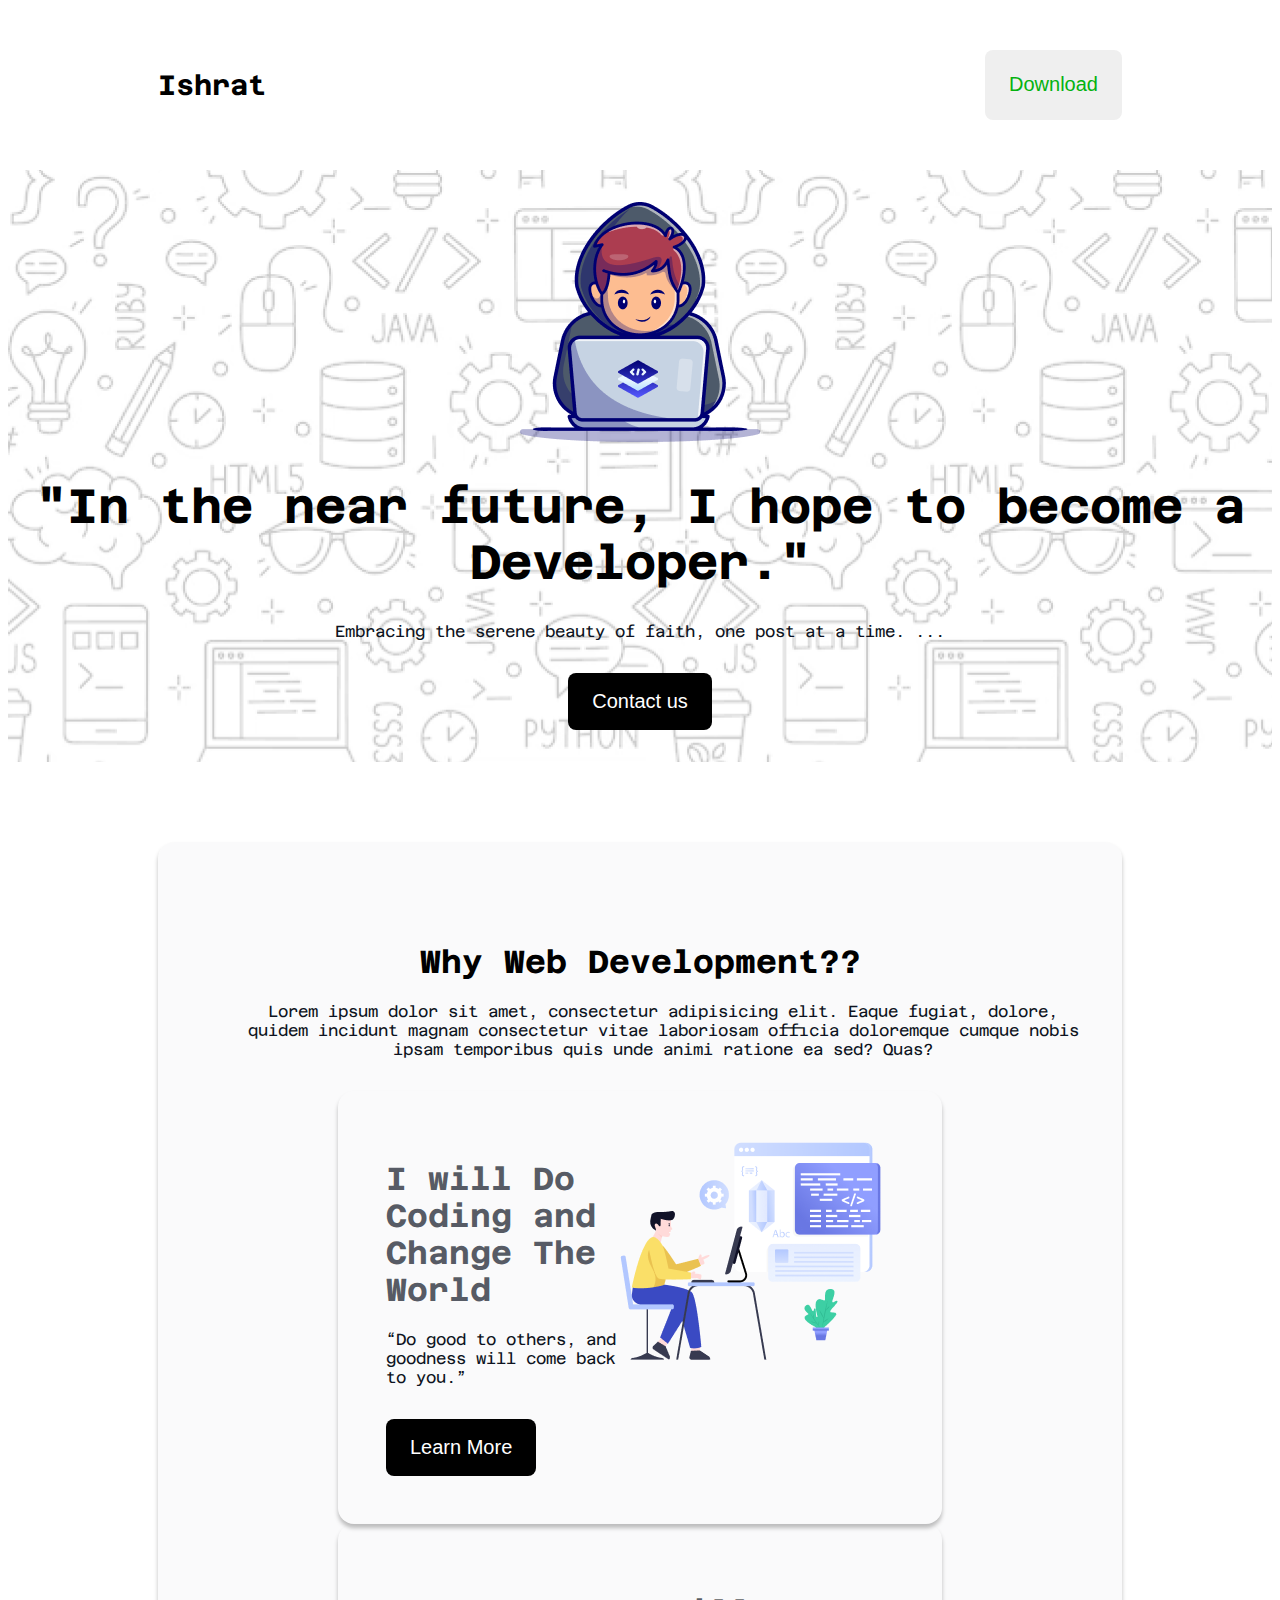
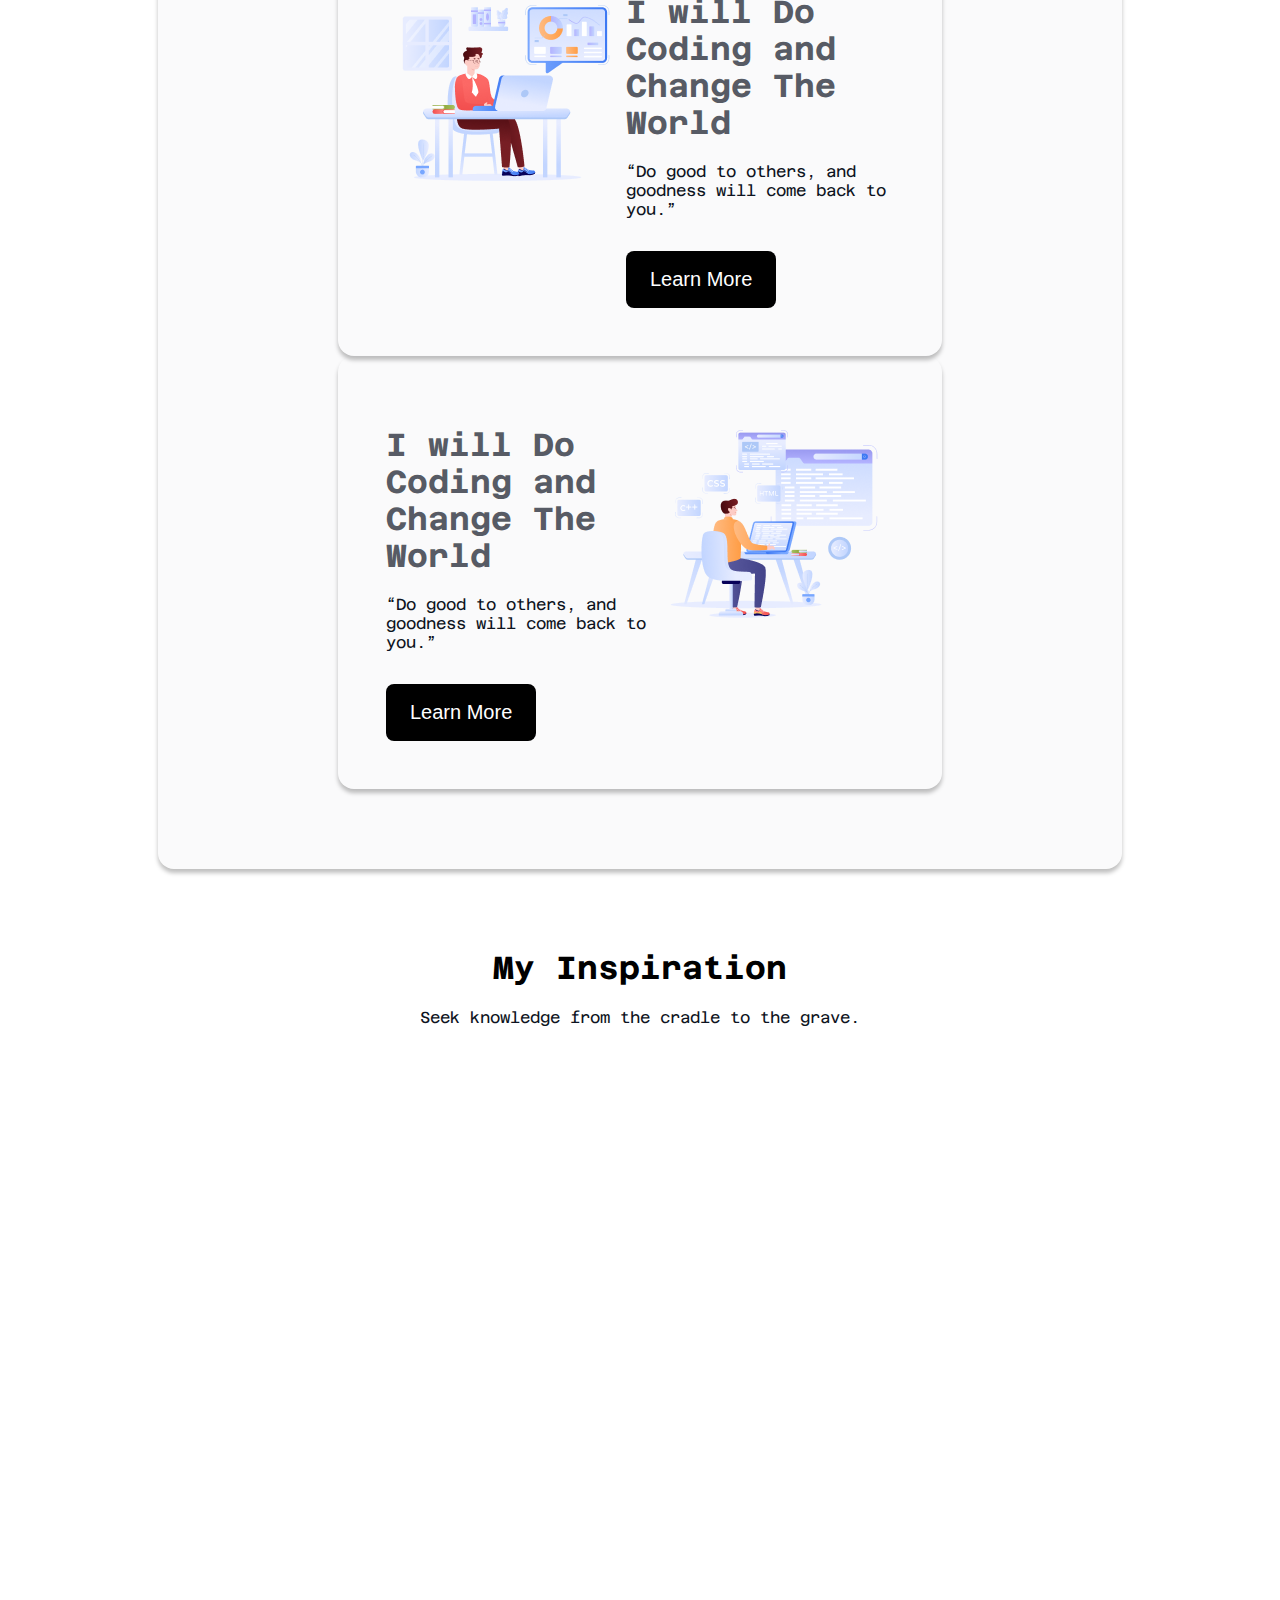
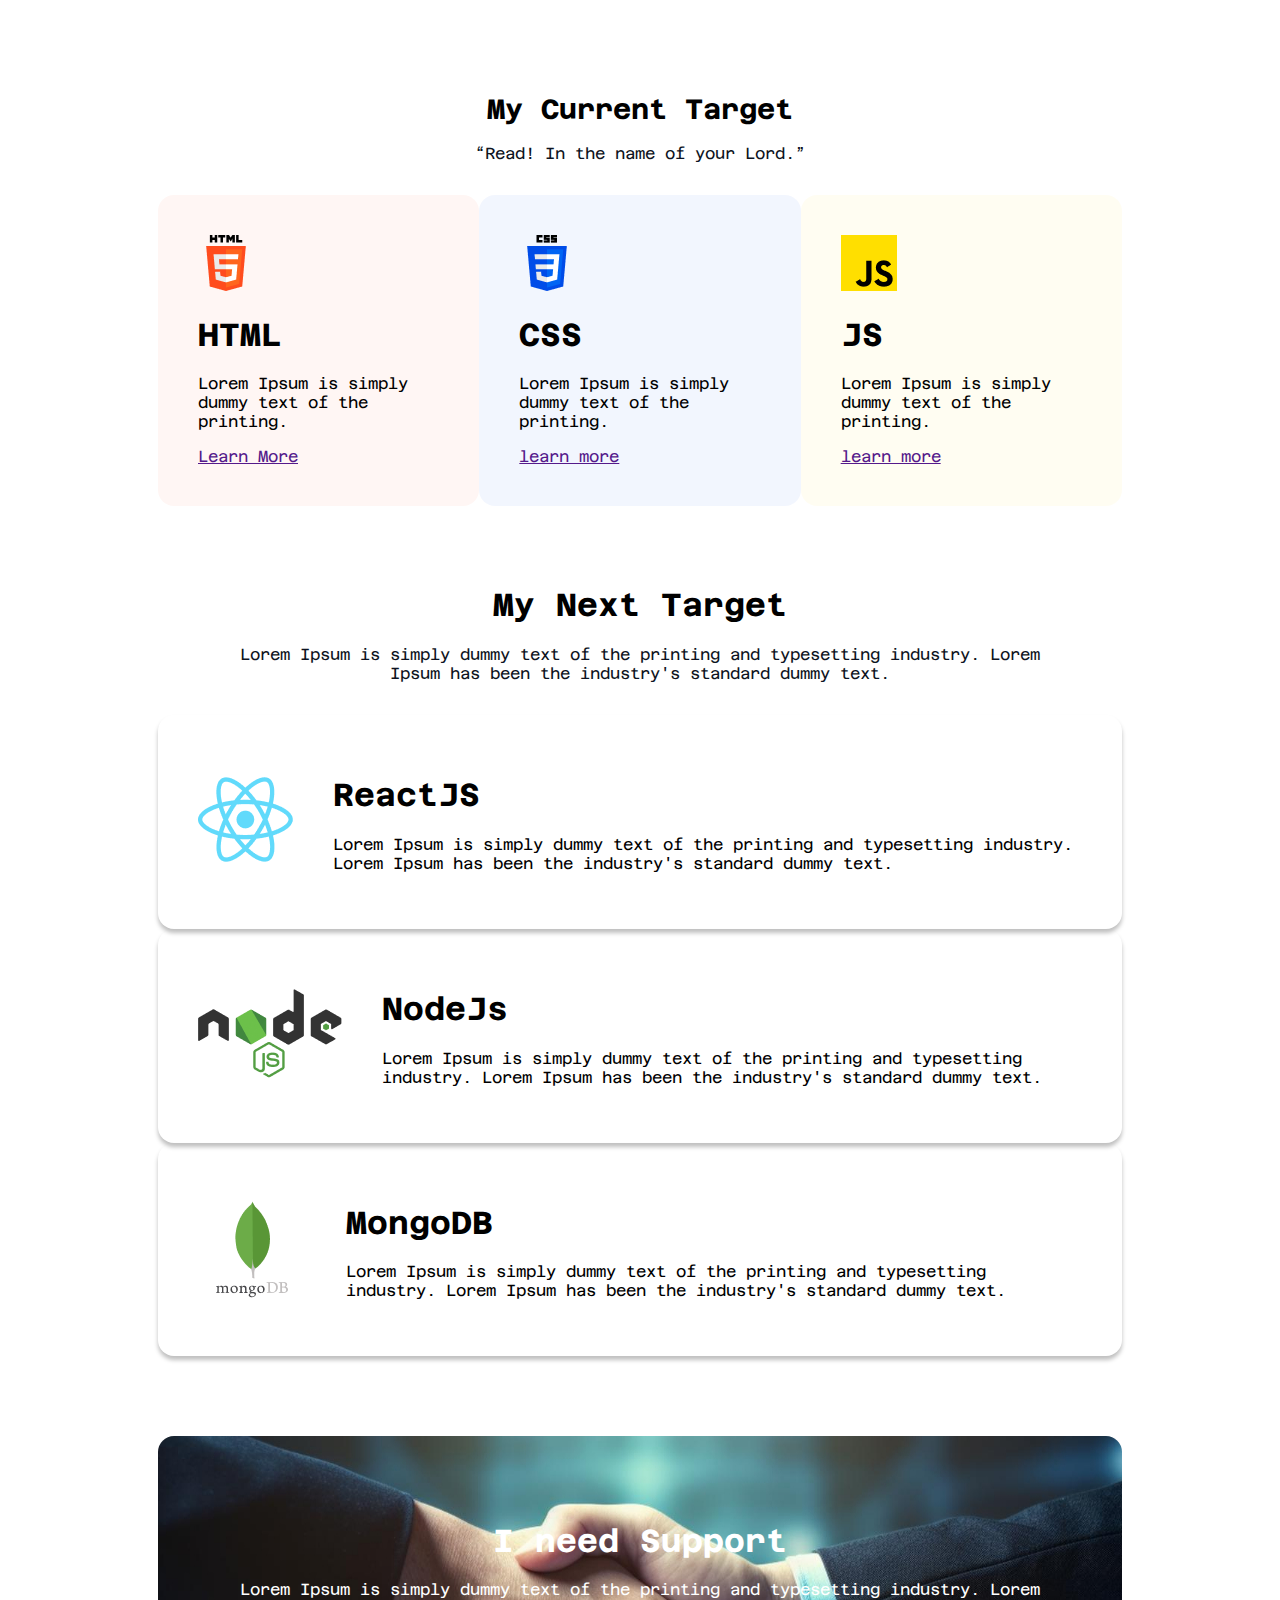
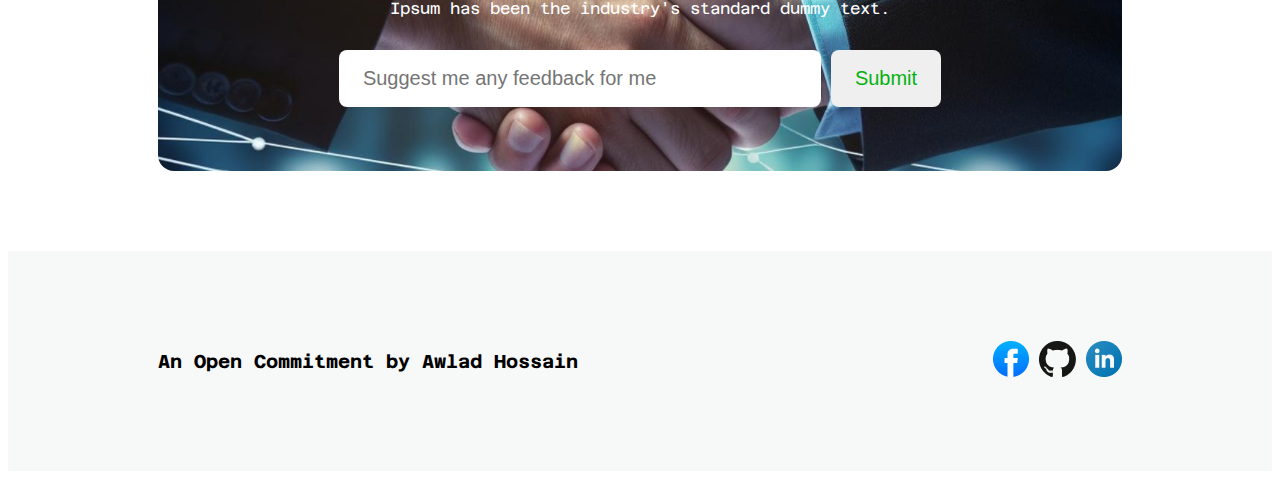
<file: index.html>
<!DOCTYPE html>
<html lang="en">
<head>
    <meta charset="UTF-8">
    <meta name="viewport" content="width=device-width, initial-scale=1.0">
    <title>DEMO test</title>
    <link rel="stylesheet"href="styles.css"
<link rel="preconnect" href="https://fonts.googleapis.com">
<link rel="preconnect" href="https://fonts.gstatic.com" crossorigin>
<link href="https://fonts.googleapis.com/css2?family=Azeret+Mono:ital,wght@0,100..900;1,100..900&display=swap" rel="stylesheet">
</head>
<body class="azeret-mono">
    <header>
        <nav class="nav-container">
           
              <h1 class="name">Ishrat</h1>
                <button class="nst">Download</button>
        </nav>
        <div>
            <div class="head">
                <img src="assets/Group.png"</div>
                <div>
                    <h1 class="head-title">"In the near future, I hope to become a Developer."</h1>
                    <p class="head-para">Embracing the serene beauty of faith, one post at a time. ...</p>
                </div>
                          <div>
                         <button class=" nst ns">Contact us</button>
                         </div>
           
      </div>
    </header>
    <main>
        
        <section class="sec-container">
            <div class="center">
                <h1>Why Web Development??</h1>
                <p class="head-para">
                Lorem ipsum dolor sit amet, consectetur adipisicing elit. Eaque fugiat, dolore, quidem incidunt magnam consectetur vitae laboriosam officia doloremque cumque nobis ipsam temporibus quis unde animi ratione ea sed? Quas?
                </p>
            </div>
            <div class="flex dev-layer">
                <div class="layer-part-1">
                    <h1 class="layer-1-head-color">
                        I will Do Coding and Change The World
                    </h1>
                    <p class="layer-1-head-para">
                        “Do good to others, and goodness will come back to you.” </p>
                    <button class="nst ns">Learn More</button>
                </div>
                <div>
                    <img src="./assets/Layer_1.png" alt="" />
                </div>
            </div>
            <div class="flex dev-layer">
                <div>
                    <img src="./assets/Group 3.png" alt="" />
                </div>
                <div class="layer-part-1">
                    <h1 class="layer-1-head-color">
                        I will Do Coding and Change The World
                    </h1>
                    <p class="layer-1-head-para">
                        “Do good to others, and goodness will come back to you.” 
                    </p>
                    <button class="nst ns">Learn More</button>
                </div>
            </div>
            <div class="flex dev-layer">
                <div class="layer-part-1">
                    <h1 class="layer-1-head-color">
                        I will Do Coding and Change The World
                    </h1>
                    <p class="layer-1-head-para">
                        “Do good to others, and goodness will come back to you.” 
                    </p>
                    <button class="nst ns">Learn More</button>
                </div>
                <div>
                    <img src="./assets/Group 4.png" alt="" />
                </div>
            </div>
        </section>
         <section class="video-container">
            <div class="center">
                <h1>My Inspiration</h1>
                <p class="head-para">
                    Seek knowledge from the cradle to the grave.
                </p>
            </div>
            <div class="vid-container">
                <iframe class="vid" height="550" width="1140" src="https://www.youtube.com/embed/ShSNbXkxQS8?si=iwSdA-6qjLyFe8st" title="YouTube video player" frameborder="0" allow="accelerometer; autoplay; clipboard-write; encrypted-media; gyroscope; picture-in-picture; web-share"
                    referrerpolicy="strict-origin-when-cross-origin" allowfullscreen></iframe>
            </div> 
        </section>
            <section class="video-container">
                <div class="center">
                    <h1 class="name">My Current Target</h1>
                    <p class="head-para">
                        “Read! In the name of your Lord.”
                    </p>
                </div>
                    <div class="flex target-container">
                        <div class="target-1-container">
                            <img src="assets/html.png" alt=""></img>
                            <h1>HTML</h1>
                            <p>Lorem Ipsum is simply dummy text of the printing.</p>
                            <a href="">Learn More</a>
                        </div>  <div class="target-2-container">
                            <img src="assets/css.png" alt=""></img>
                            <h1>CSS</h1>
                            <p>Lorem Ipsum is simply dummy text of the printing.</p>
                            <a href="">learn more</a>
                        </div>
                        <div class="target-3-container">
                            <img src="assets/js.png" alt=""></img>
                            <h1>JS</h1>
                            <p>Lorem Ipsum is simply dummy text of the printing.</p>
                            <a href="">learn more</a>

  </div>
            </div>
        </section>
        <section class="video-container">
            <div class="center">
                <h1>My Next Target</h1>
                <p class="head-para">
                    Lorem Ipsum is simply dummy text of the printing and typesetting industry. Lorem Ipsum has been the industry's standard dummy text.
                </p>
            </div>
            <div>
                <div class="flex container-1">
                    <div><img src="assets/react.png" alt=""></div>
                    <div>
                        <h1>ReactJS</h1>
                        <p>Lorem Ipsum is simply dummy text of the printing and typesetting industry. Lorem Ipsum has been the industry's standard dummy text.</p>
                        <a href=""></a>
                    </div>
                </div>
                <div class="flex container-1">
                    <div><img src="assets/nodejs.png" alt=""></div>
                    <div>
                        <h1>NodeJs</h1>
                        <p>Lorem Ipsum is simply dummy text of the printing and typesetting industry. Lorem Ipsum has been the industry's standard dummy text.</p>
                        <a href=""></a>
                    </div>
                </div>
                <div class="flex container-1">
                    <div><img src="assets/mongodb.png" alt=""></div>
                    <div>
                        <h1>MongoDB</h1>
                        <p>Lorem Ipsum is simply dummy text of the printing and typesetting industry. Lorem Ipsum has been the industry's standard dummy text.</p>
                        <a href=""></a>
                    </div>
                </div>
            </div>
        </section>
        <section class="video-container support-container">
            <div class="center">
                <h1 class="white">I need Support</h1>
                <p class="head-para white">
                    Lorem Ipsum is simply dummy text of the printing and typesetting industry. Lorem Ipsum has been the industry's standard dummy text.
                </p>
            </div>
            <div class="center">
                <input class="input" type="text" placeholder="Suggest me any feedback for me">
                <button class="nst">Submit</button>
            </div>
        </section>
    </main>
    <footer class="flex ">
        <div>
            <h3>An Open Commitment by Awlad Hossain</h3>
        </div>
        <div>
            <img src="assets/facebook.png" alt="">
            <img src="assets/github.png" alt="">
            <img src="assets/linkedin-icon 1.png" alt="">
        </div>
    </footer>
</body>

</html>
</file>
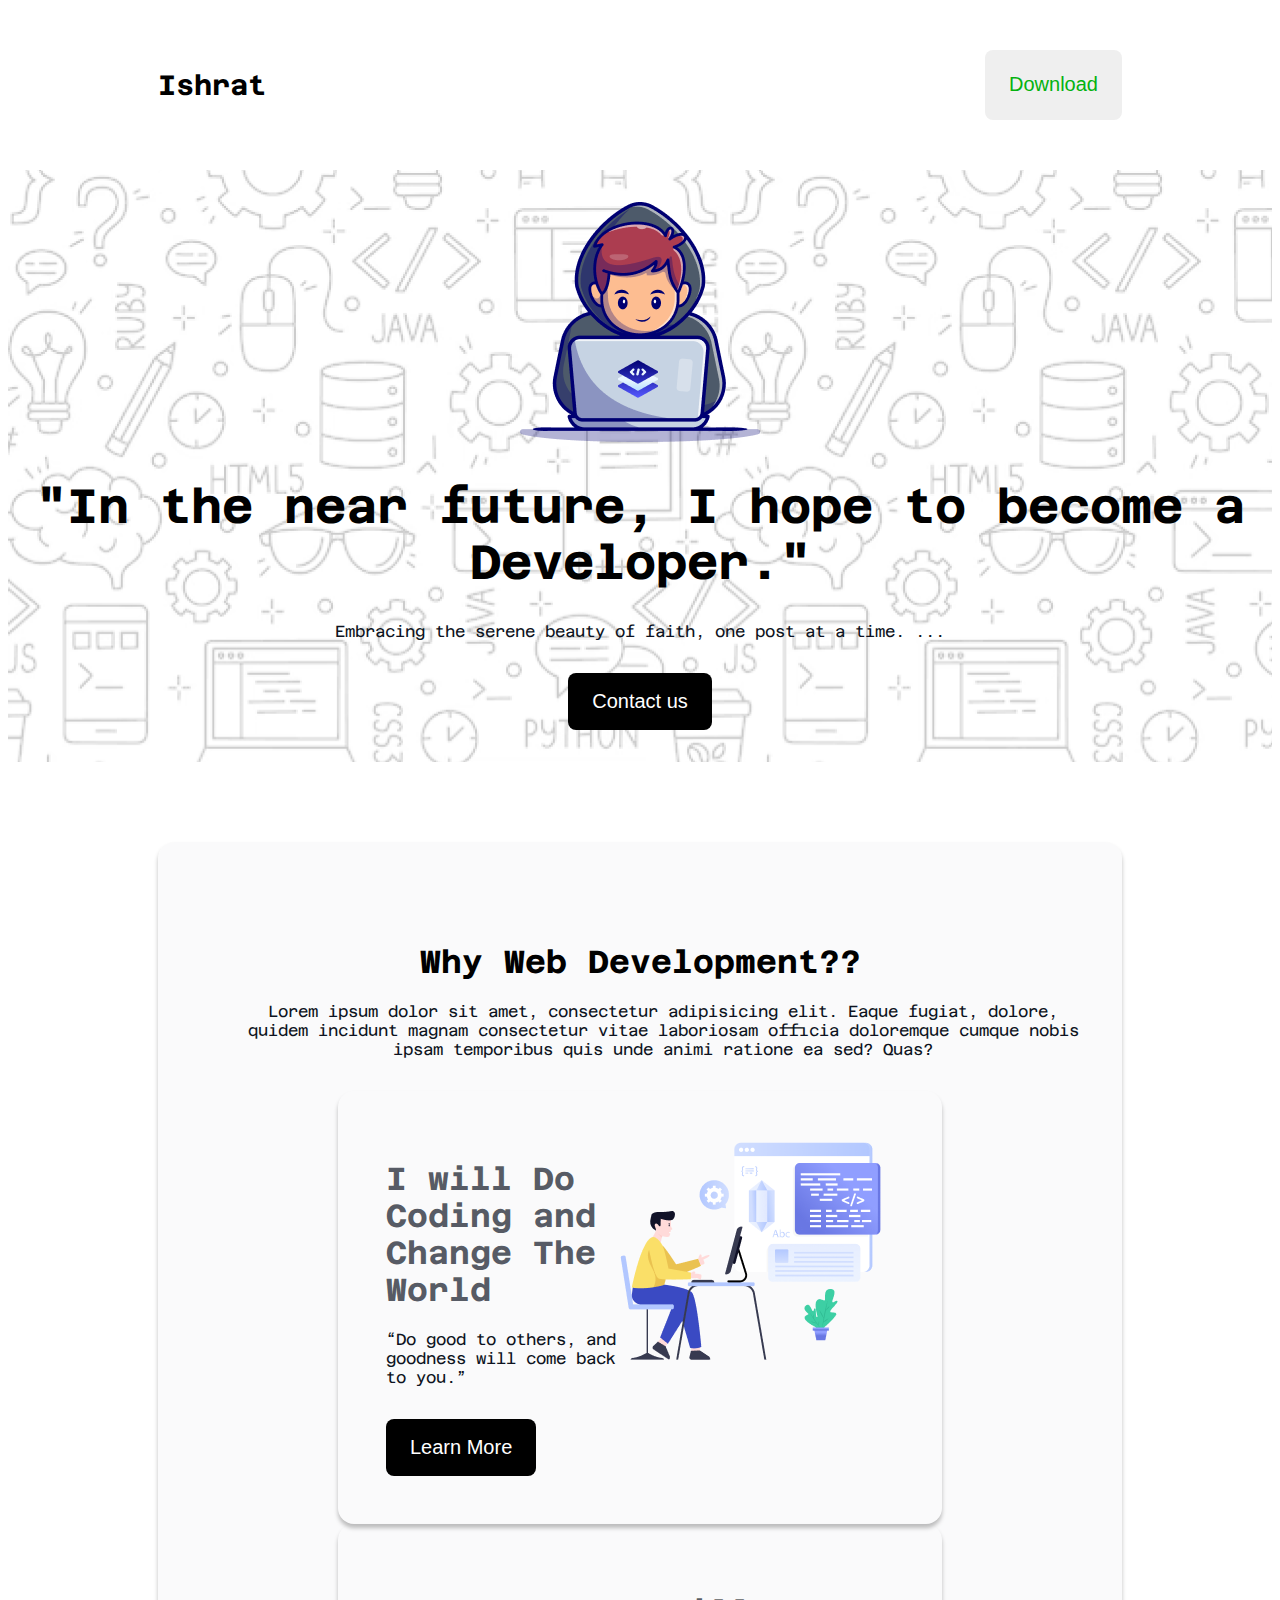
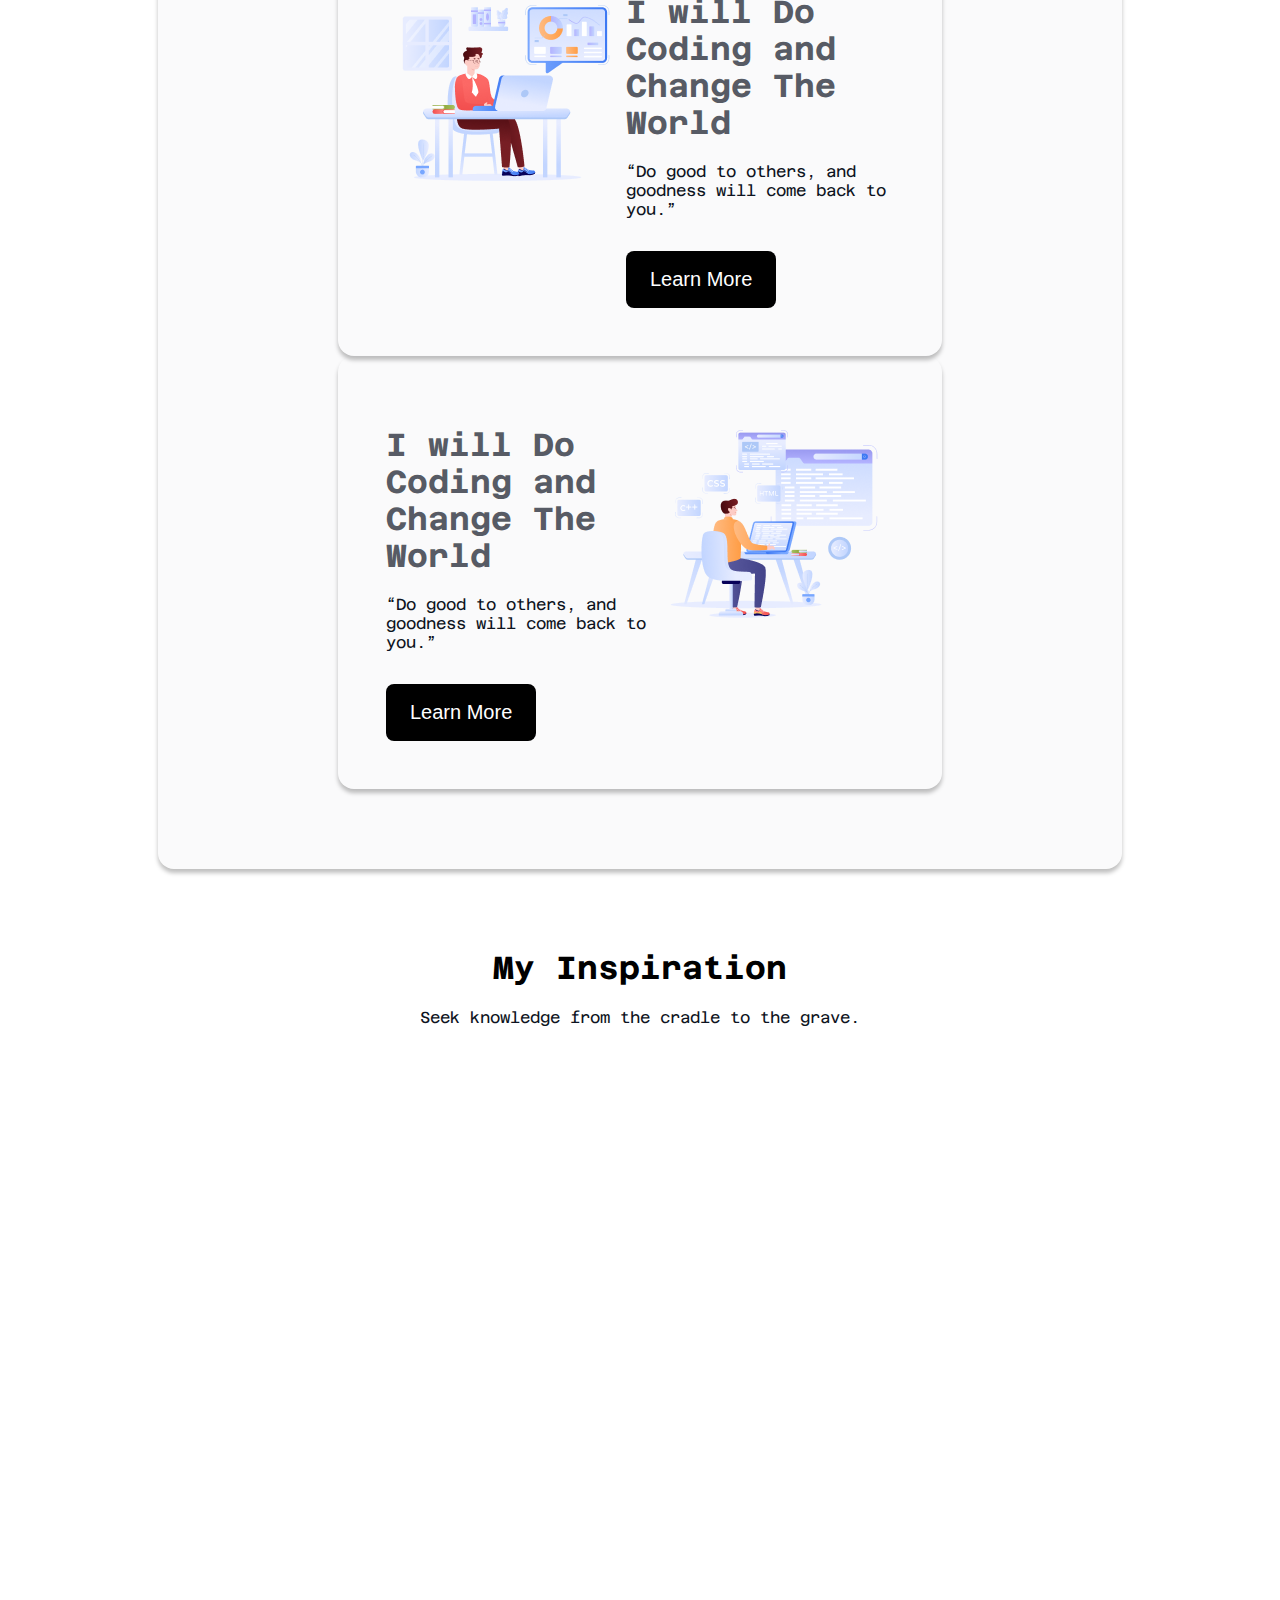
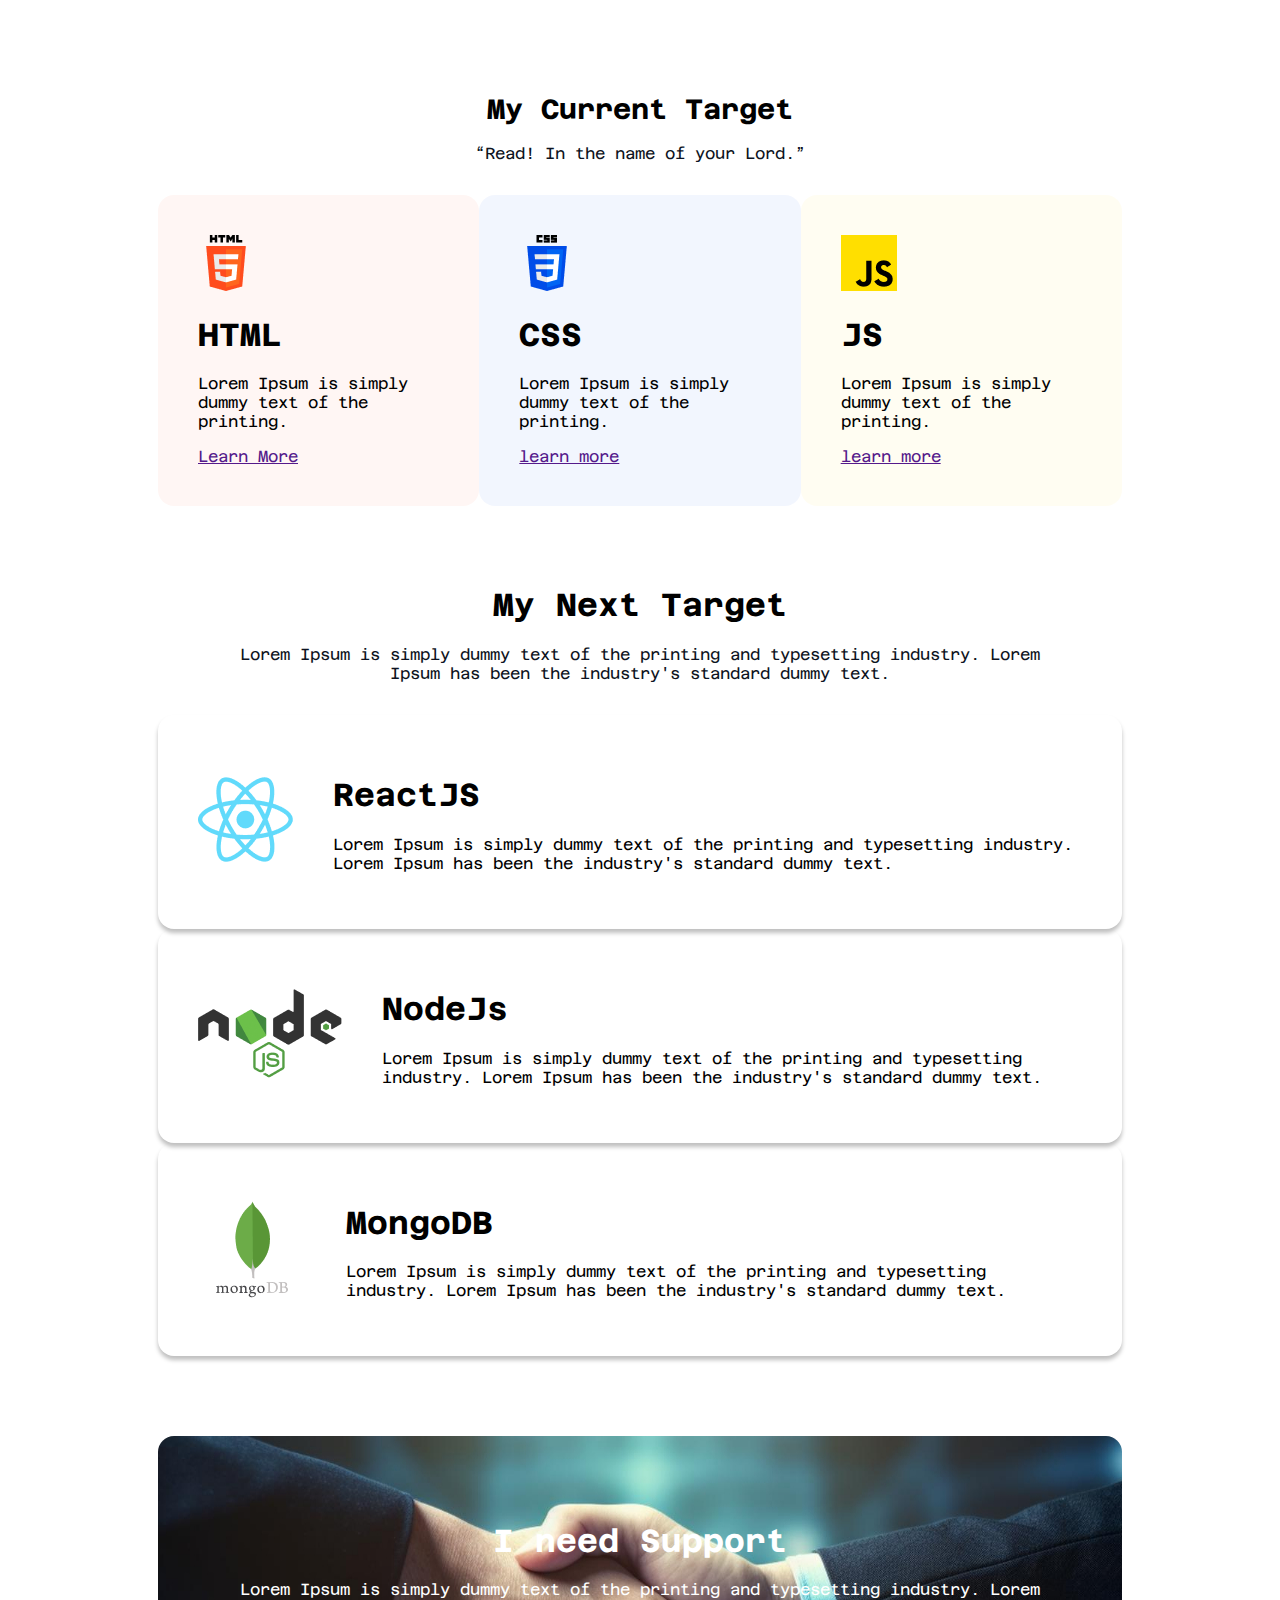
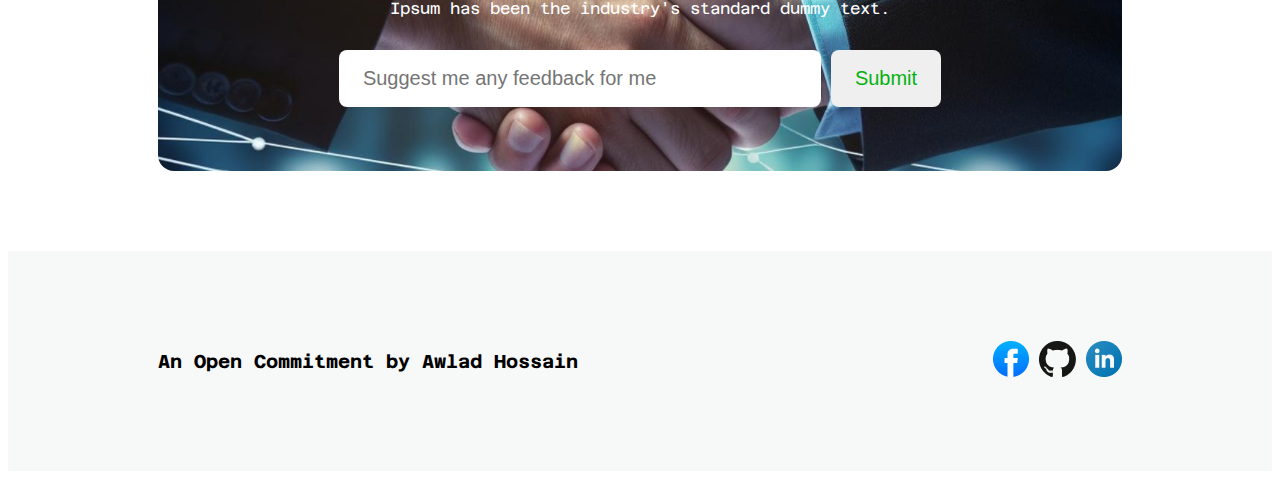
<file: test.html>
<!DOCTYPE html>
<html lang="en">
<head>
    <meta charset="UTF-8">
    <meta name="viewport" content="width=device-width, initial-scale=1.0">
    <title>DEMO test</title>
    <link rel="stylesheet"href="test.css"
<link rel="preconnect" href="https://fonts.googleapis.com">
<link rel="preconnect" href="https://fonts.gstatic.com" crossorigin>
<link href="https://fonts.googleapis.com/css2?family=Azeret+Mono:ital,wght@0,100..900;1,100..900&display=swap" rel="stylesheet">
</head>
<body class="azeret-mono">
    <header>
        <nav class="nav-container">
           
              <h1 class="name">Ishrat</h1>
                <button class="nst">Download</button>
        </nav>
        <div>
            <div class="head">
                <img src="assets/Group.png"</div>
                <div>
                    <h1 class="head-title">"In the near future, I hope to become a Developer."</h1>
                    <p class="head-para">Embracing the serene beauty of faith, one post at a time. ...</p>
                </div>
                          <div>
                         <button class=" nst ns">Contact us</button>
                         </div>
           
      </div>
    </header>
    <main>
        
        <section class="sec-container">
            <div class="center">
                <h1>Why Web Development??</h1>
                <p class="head-para">
                Lorem ipsum dolor sit amet, consectetur adipisicing elit. Eaque fugiat, dolore, quidem incidunt magnam consectetur vitae laboriosam officia doloremque cumque nobis ipsam temporibus quis unde animi ratione ea sed? Quas?
                </p>
            </div>
            <div class="flex dev-layer">
                <div class="layer-part-1">
                    <h1 class="layer-1-head-color">
                        I will Do Coding and Change The World
                    </h1>
                    <p class="layer-1-head-para">
                        “Do good to others, and goodness will come back to you.” </p>
                    <button class="nst ns">Learn More</button>
                </div>
                <div>
                    <img src="./assets/Layer_1.png" alt="" />
                </div>
            </div>
            <div class="flex dev-layer">
                <div>
                    <img src="./assets/Group 3.png" alt="" />
                </div>
                <div class="layer-part-1">
                    <h1 class="layer-1-head-color">
                        I will Do Coding and Change The World
                    </h1>
                    <p class="layer-1-head-para">
                        “Do good to others, and goodness will come back to you.” 
                    </p>
                    <button class="nst ns">Learn More</button>
                </div>
            </div>
            <div class="flex dev-layer">
                <div class="layer-part-1">
                    <h1 class="layer-1-head-color">
                        I will Do Coding and Change The World
                    </h1>
                    <p class="layer-1-head-para">
                        “Do good to others, and goodness will come back to you.” 
                    </p>
                    <button class="nst ns">Learn More</button>
                </div>
                <div>
                    <img src="./assets/Group 4.png" alt="" />
                </div>
            </div>
        </section>
         <section class="video-container">
            <div class="center">
                <h1>My Inspiration</h1>
                <p class="head-para">
                    Seek knowledge from the cradle to the grave.
                </p>
            </div>
            <div class="vid-container">
                <iframe class="vid" height="550" width="1140" src="https://www.youtube.com/embed/ShSNbXkxQS8?si=iwSdA-6qjLyFe8st" title="YouTube video player" frameborder="0" allow="accelerometer; autoplay; clipboard-write; encrypted-media; gyroscope; picture-in-picture; web-share"
                    referrerpolicy="strict-origin-when-cross-origin" allowfullscreen></iframe>
            </div> 
        </section>
            <section class="video-container">
                <div class="center">
                    <h1 class="name">My Current Target</h1>
                    <p class="head-para">
                        “Read! In the name of your Lord.”
                    </p>
                </div>
                    <div class="flex target-container">
                        <div class="target-1-container">
                            <img src="assets/html.png" alt=""></img>
                            <h1>HTML</h1>
                            <p>Lorem Ipsum is simply dummy text of the printing.</p>
                            <a href="">Learn More</a>
                        </div>  <div class="target-2-container">
                            <img src="assets/css.png" alt=""></img>
                            <h1>CSS</h1>
                            <p>Lorem Ipsum is simply dummy text of the printing.</p>
                            <a href="">learn more</a>
                        </div>
                        <div class="target-3-container">
                            <img src="assets/js.png" alt=""></img>
                            <h1>JS</h1>
                            <p>Lorem Ipsum is simply dummy text of the printing.</p>
                            <a href="">learn more</a>

  </div>
            </div>
        </section>
        <section class="video-container">
            <div class="center">
                <h1>My Next Target</h1>
                <p class="head-para">
                    Lorem Ipsum is simply dummy text of the printing and typesetting industry. Lorem Ipsum has been the industry's standard dummy text.
                </p>
            </div>
            <div>
                <div class="flex container-1">
                    <div><img src="assets/react.png" alt=""></div>
                    <div>
                        <h1>ReactJS</h1>
                        <p>Lorem Ipsum is simply dummy text of the printing and typesetting industry. Lorem Ipsum has been the industry's standard dummy text.</p>
                        <a href=""></a>
                    </div>
                </div>
                <div class="flex container-1">
                    <div><img src="assets/nodejs.png" alt=""></div>
                    <div>
                        <h1>NodeJs</h1>
                        <p>Lorem Ipsum is simply dummy text of the printing and typesetting industry. Lorem Ipsum has been the industry's standard dummy text.</p>
                        <a href=""></a>
                    </div>
                </div>
                <div class="flex container-1">
                    <div><img src="assets/mongodb.png" alt=""></div>
                    <div>
                        <h1>MongoDB</h1>
                        <p>Lorem Ipsum is simply dummy text of the printing and typesetting industry. Lorem Ipsum has been the industry's standard dummy text.</p>
                        <a href=""></a>
                    </div>
                </div>
            </div>
        </section>
        <section class="video-container support-container">
            <div class="center">
                <h1 class="white">I need Support</h1>
                <p class="head-para white">
                    Lorem Ipsum is simply dummy text of the printing and typesetting industry. Lorem Ipsum has been the industry's standard dummy text.
                </p>
            </div>
            <div class="center">
                <input class="input" type="text" placeholder="Suggest me any feedback for me">
                <button class="nst">Submit</button>
            </div>
        </section>
    </main>
    <footer class="flex ">
        <div>
            <h3>An Open Commitment by Awlad Hossain</h3>
        </div>
        <div>
            <img src="assets/facebook.png" alt="">
            <img src="assets/github.png" alt="">
            <img src="assets/linkedin-icon 1.png" alt="">
        </div>
    </footer>
</body>

</html>
</file>
